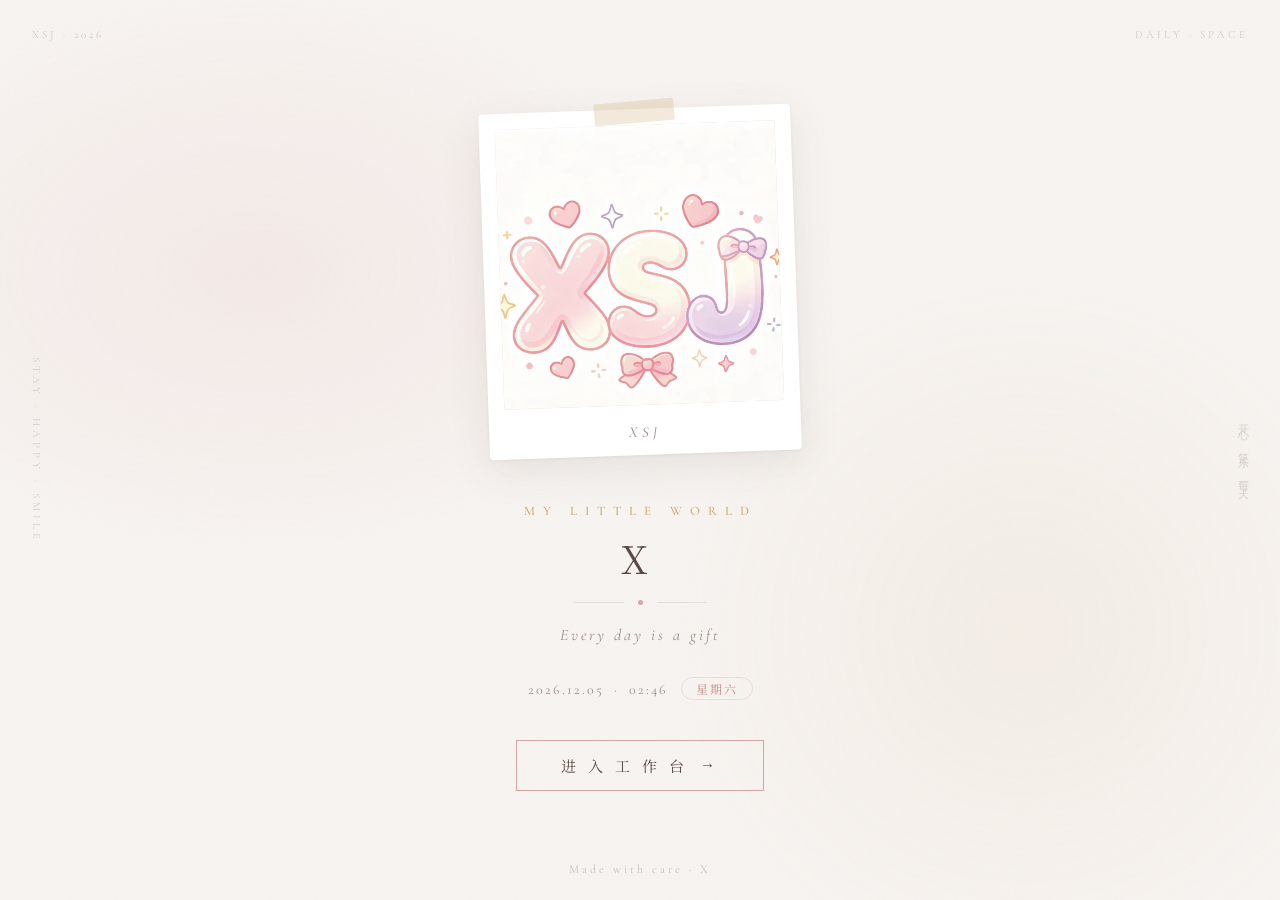
<file: cover.html>
<!DOCTYPE html>
<html lang="zh-CN">
<head>
  <meta charset="UTF-8" />
  <meta name="viewport" content="width=device-width, initial-scale=1.0" />
  <title>X</title>
  <meta name="theme-color" content="#f7f3f0" />
  <meta name="apple-mobile-web-app-capable" content="yes" />
  <meta name="apple-mobile-web-app-status-bar-style" content="default" />
  <meta name="apple-mobile-web-app-title" content="X" />
  <link rel="manifest" href="manifest.json" />
  <link rel="icon" type="image/x-icon" href="xsj-logo.ico" />
  <link rel="apple-touch-icon" href="apple-touch-icon.png" />
  <style>
    @import url('https://fonts.googleapis.com/css2?family=Cormorant+Garamond:wght@300;400;500;600&family=Noto+Serif+SC:wght@300;400;500;600&display=swap');

    * { margin: 0; padding: 0; box-sizing: border-box; }

    :root {
      --bg: #f7f3f0;
      --bg-warm: #fdf6f2;
      --accent: #d4a5a5;
      --accent-deep: #c08a8a;
      --text: #5a4a45;
      --text-light: #9a8a85;
      --line: #e5ddd8;
      --gold: #c9a96e;
    }

    html, body {
      width: 100%; height: 100%; overflow: hidden;
      font-family: "Noto Serif SC", "Cormorant Garamond", serif;
      color: var(--text);
    }

    body {
      background: var(--bg);
      display: flex; align-items: center; justify-content: center;
      position: relative;
    }

    /* ===== 背景柔光 ===== */
    .bg-glow {
      position: fixed; inset: 0; z-index: 0; pointer-events: none;
      background:
        radial-gradient(ellipse 600px 400px at 20% 30%, rgba(212,165,165,0.12), transparent 70%),
        radial-gradient(ellipse 500px 500px at 80% 70%, rgba(201,169,110,0.08), transparent 70%);
    }
    .bg-grain {
      position: fixed; inset: 0; z-index: 0; pointer-events: none;
      opacity: 0.4;
      background-image: url("data:image/svg+xml,%3Csvg xmlns='http://www.w3.org/2000/svg' width='200' height='200'%3E%3Cfilter id='n'%3E%3CfeTurbulence baseFrequency='0.85' numOctaves='2'/%3E%3CfeColorMatrix values='0 0 0 0 0.35 0 0 0 0 0.29 0 0 0 0 0.27 0 0 0 0.04 0'/%3E%3C/filter%3E%3Crect width='200' height='200' filter='url(%23n)'/%3E%3C/svg%3E");
    }

    /* ===== 主容器 ===== */
    .cover {
      position: relative; z-index: 2;
      text-align: center;
      animation: fadeIn 1.5s ease both;
    }
    @keyframes fadeIn {
      0% { opacity: 0; transform: translateY(20px); }
      100% { opacity: 1; transform: translateY(0); }
    }

    /* ===== Polaroid 相框 ===== */
    .polaroid {
      display: inline-block;
      background: #fff;
      padding: 16px 16px 50px 16px;
      border-radius: 4px;
      box-shadow:
        0 1px 3px rgba(90,74,69,0.08),
        0 12px 40px rgba(90,74,69,0.10);
      transform: rotate(-2deg);
      transition: transform 0.6s cubic-bezier(0.22, 1, 0.36, 1);
      position: relative;
    }
    .polaroid:hover {
      transform: rotate(0deg) translateY(-6px);
      box-shadow:
        0 1px 3px rgba(90,74,69,0.06),
        0 20px 60px rgba(90,74,69,0.14);
    }
    .polaroid::before {
      content: "";
      position: absolute; top: -8px; left: 50%;
      transform: translateX(-50%) rotate(-3deg);
      width: 80px; height: 22px;
      background: rgba(201,169,110,0.25);
      border-radius: 2px;
    }
    .photo-frame {
      width: 280px; height: 280px;
      overflow: hidden; border-radius: 2px;
      position: relative;
      background: linear-gradient(135deg, #f0e6e0, #e8ddd5);
    }
    .photo-frame img {
      width: 100%; height: 100%;
      object-fit: cover;
      filter: contrast(0.95) saturate(0.88) brightness(1.02);
      transition: transform 1.2s ease, filter 0.6s ease;
    }
    .polaroid:hover .photo-frame img {
      transform: scale(1.06);
      filter: contrast(1) saturate(1) brightness(1);
    }
    .polaroid-caption {
      position: absolute; bottom: 14px; left: 0; right: 0;
      text-align: center;
      font-family: "Cormorant Garamond", serif;
      font-size: 15px; letter-spacing: 4px;
      color: var(--text-light);
      font-style: italic;
    }

    /* ===== 品牌标题 ===== */
    .brand {
      margin-top: 48px;
    }
    .brand-eyebrow {
      font-family: "Cormorant Garamond", serif;
      font-size: 13px; letter-spacing: 8px;
      color: var(--gold); text-transform: uppercase;
      margin-bottom: 16px; font-weight: 500;
    }
    .brand-title {
      font-family: "Noto Serif SC", serif;
      font-size: 38px; font-weight: 400;
      color: var(--text); letter-spacing: 12px;
      line-height: 1.2;
    }
    .brand-divider {
      display: flex; align-items: center; justify-content: center;
      gap: 14px; margin: 20px 0;
    }
    .brand-divider .dline {
      width: 50px; height: 1px;
      background: var(--line);
    }
    .brand-divider .ddot {
      width: 5px; height: 5px; border-radius: 50%;
      background: var(--accent);
    }
    .brand-subtitle {
      font-family: "Cormorant Garamond", serif;
      font-size: 16px; letter-spacing: 3px;
      color: var(--text-light); font-style: italic;
    }

    /* ===== 日期 ===== */
    .datetime {
      margin-top: 32px;
      font-family: "Cormorant Garamond", serif;
      font-size: 14px; letter-spacing: 2px;
      color: var(--text-light);
    }
    .datetime .wk {
      display: inline-block; margin-left: 8px;
      padding: 2px 14px; border-radius: 20px;
      border: 1px solid var(--line);
      color: var(--accent-deep); font-size: 12px;
      font-family: "Noto Serif SC", serif;
    }

    /* ===== 进入按钮 ===== */
    .enter-btn {
      display: inline-flex; align-items: center; gap: 12px;
      margin-top: 40px; padding: 14px 44px;
      font-family: "Noto Serif SC", serif;
      font-size: 15px; font-weight: 400;
      color: var(--text); letter-spacing: 4px;
      background: transparent;
      border: 1px solid var(--accent);
      border-radius: 0;
      cursor: pointer; text-decoration: none;
      transition: all 0.5s cubic-bezier(0.22, 1, 0.36, 1);
      position: relative; overflow: hidden;
    }
    .enter-btn::before {
      content: ""; position: absolute; inset: 0;
      background: var(--accent);
      transform: translateY(101%);
      transition: transform 0.5s cubic-bezier(0.22, 1, 0.36, 1);
      z-index: -1;
    }
    .enter-btn:hover {
      color: #fff; border-color: var(--accent);
    }
    .enter-btn:hover::before {
      transform: translateY(0);
    }
    .enter-btn .arrow {
      transition: transform 0.4s ease;
      font-family: serif;
    }
    .enter-btn:hover .arrow {
      transform: translateX(6px);
    }

    /* ===== 底部 ===== */
    .footer {
      position: fixed; bottom: 24px; left: 50%;
      transform: translateX(-50%); z-index: 3;
      font-family: "Cormorant Garamond", serif;
      font-size: 12px; letter-spacing: 3px;
      color: var(--text-light); opacity: 0.5;
    }

    /* ===== 侧边竖排文字 ===== */
    .side-text {
      position: fixed; z-index: 1;
      font-family: "Cormorant Garamond", serif;
      font-size: 11px; letter-spacing: 4px;
      color: var(--text-light); opacity: 0.35;
      writing-mode: vertical-rl;
      text-orientation: mixed;
    }
    .side-left { left: 30px; top: 50%; transform: translateY(-50%); }
    .side-right { right: 30px; top: 50%; transform: translateY(-50%); }

    /* ===== 角标 ===== */
    .corner-mark {
      position: fixed; z-index: 1;
      font-family: "Cormorant Garamond", serif;
      font-size: 11px; letter-spacing: 3px;
      color: var(--text-light); opacity: 0.4;
    }
    .mark-tl { top: 28px; left: 32px; }
    .mark-tr { top: 28px; right: 32px; }

    /* ===== 响应式 ===== */
    @media (max-width: 600px) {
      .photo-frame { width: 220px; height: 220px; }
      .brand-title { font-size: 28px; letter-spacing: 8px; }
      .side-text, .corner-mark { display: none; }
      .enter-btn { padding: 12px 32px; font-size: 14px; }
    }
    @media (max-width: 480px) {
      .polaroid { padding: 12px 12px 40px 12px; }
      .photo-frame { width: 180px; height: 180px; }
      .brand { margin-top: 32px; }
      .brand-title { font-size: 24px; letter-spacing: 6px; }
      .brand-eyebrow { font-size: 11px; letter-spacing: 5px; }
      .brand-subtitle { font-size: 14px; }
      .datetime { font-size: 12px; }
      .enter-btn { padding: 12px 28px; font-size: 13px; letter-spacing: 3px; }
      .footer { bottom: 16px; font-size: 10px; }
    }
    @media (max-width: 360px) {
      .photo-frame { width: 150px; height: 150px; }
      .brand-title { font-size: 20px; letter-spacing: 4px; }
    }
  </style>
</head>
<body>
  <div class="bg-glow"></div>
  <div class="bg-grain"></div>

  <!-- 角标 -->
  <div class="corner-mark mark-tl">XSJ · 2026</div>
  <div class="corner-mark mark-tr">DAILY · SPACE</div>

  <!-- 侧边竖排文字 -->
  <div class="side-text side-left">STAY · HAPPY · SMILE</div>
  <div class="side-text side-right">开心 · 笑乐 · 每一天</div>

  <!-- 主封面 -->
  <div class="cover">
    <!-- Polaroid 相框 -->
    <div class="polaroid">
      <div class="photo-frame">
        <img src="xsj-logo.jpg" alt="XSJ" />
      </div>
      <div class="polaroid-caption">XSJ</div>
    </div>

    <!-- 品牌标题 -->
    <div class="brand">
      <div class="brand-eyebrow">My Little World</div>
      <div class="brand-title">X</div>
      <div class="brand-divider">
        <span class="dline"></span>
        <span class="ddot"></span>
        <span class="dline"></span>
      </div>
      <div class="brand-subtitle">Every day is a gift</div>
    </div>

    <!-- 日期 -->
    <div class="datetime" id="datetime"></div>

    <!-- 进入按钮 -->
    <a class="enter-btn" href="index.html">
      <span>进 入 工 作 台</span>
      <span class="arrow">→</span>
    </a>
  </div>

  <div class="footer">Made with care · X</div>

  <script>
    // ===== 日期时间 =====
    const WEEKDAYS = ['Sun', 'Mon', 'Tue', 'Wed', 'Thu', 'Fri', 'Sat'];
    const WEEKDAYS_CN = ['星期日', '星期一', '星期二', '星期三', '星期四', '星期五', '星期六'];
    function updateDateTime() {
      const now = new Date();
      const h = String(now.getHours()).padStart(2, '0');
      const m = String(now.getMinutes()).padStart(2, '0');
      const y = now.getFullYear();
      const mo = String(now.getMonth() + 1).padStart(2, '0');
      const d = String(now.getDate()).padStart(2, '0');
      const wk = WEEKDAYS_CN[now.getDay()];
      document.getElementById('datetime').innerHTML =
        `${y}.${mo}.${d} &nbsp;·&nbsp; ${h}:${m} <span class="wk">${wk}</span>`;
    }
    updateDateTime();
    setInterval(updateDateTime, 1000);

    // ===== Enter 键进入 =====
    document.addEventListener('keydown', e => {
      if (e.key === 'Enter' || e.key === ' ') {
        window.location.href = 'index.html';
      }
    });

    // ===== PWA Service Worker 注册 =====
    if ('serviceWorker' in navigator) {
      window.addEventListener('load', () => {
        navigator.serviceWorker.register('./sw.js').then(reg => {
          console.log('[SW] 注册成功', reg.scope);
          reg.addEventListener('updatefound', () => {
            const newWorker = reg.installing;
            newWorker.addEventListener('statechange', () => {
              if (newWorker.state === 'installed' && navigator.serviceWorker.controller) {
                console.log('[SW] 新版本可用，刷新后生效');
              }
            });
          });
        }).catch(err => console.warn('[SW] 注册失败', err));
      });
    }
  </script>
</body>
</html>
</file>
